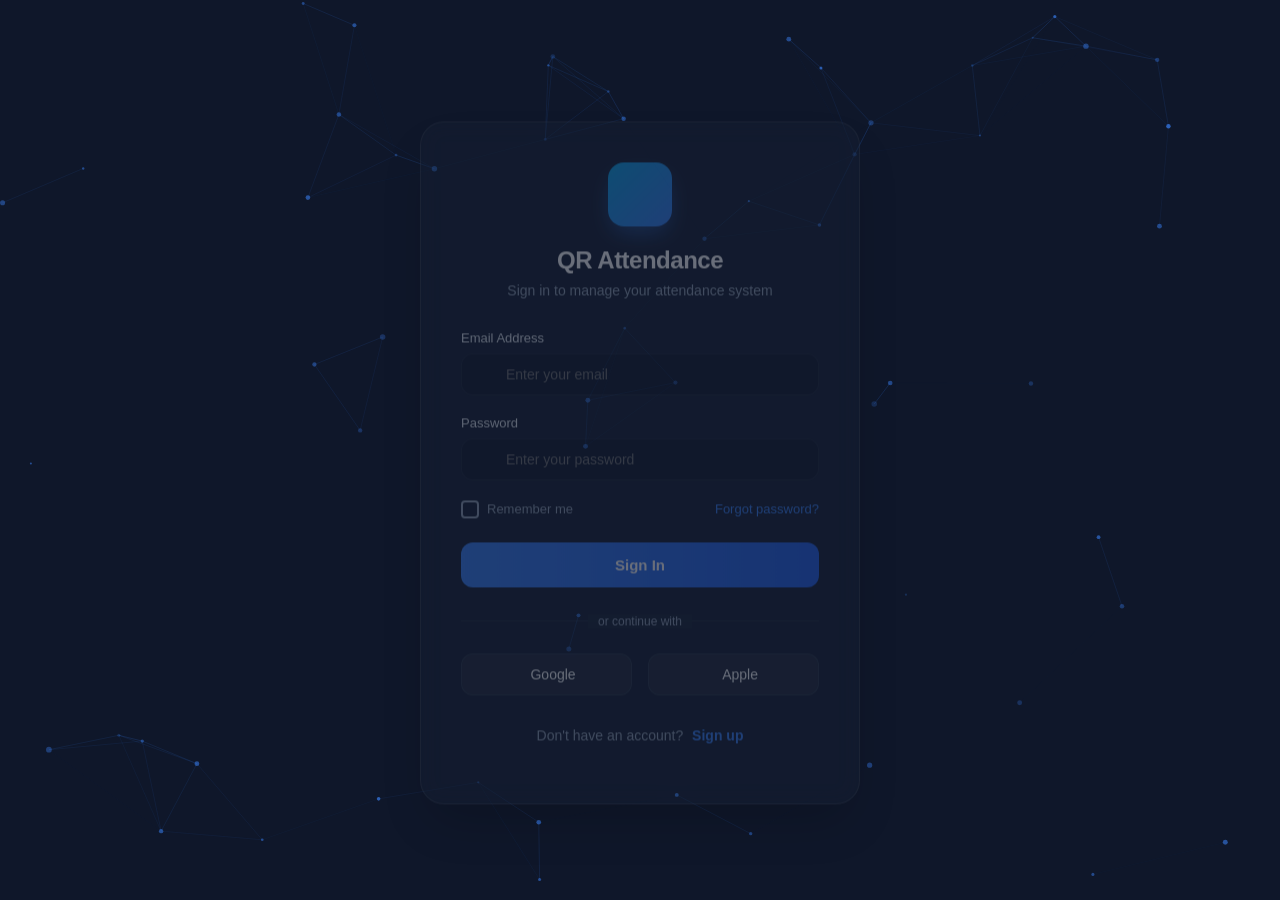
<file: backend/target/classes/static/index.html>
<!DOCTYPE html>
<html>

<head>
    <meta http-equiv="refresh" content="0; url=login.html">
    <title>Redirecting...</title>
</head>

<body>
    <p>Redirecting to <a href="login.html">login.html</a>...</p>
</body>

</html>
</file>
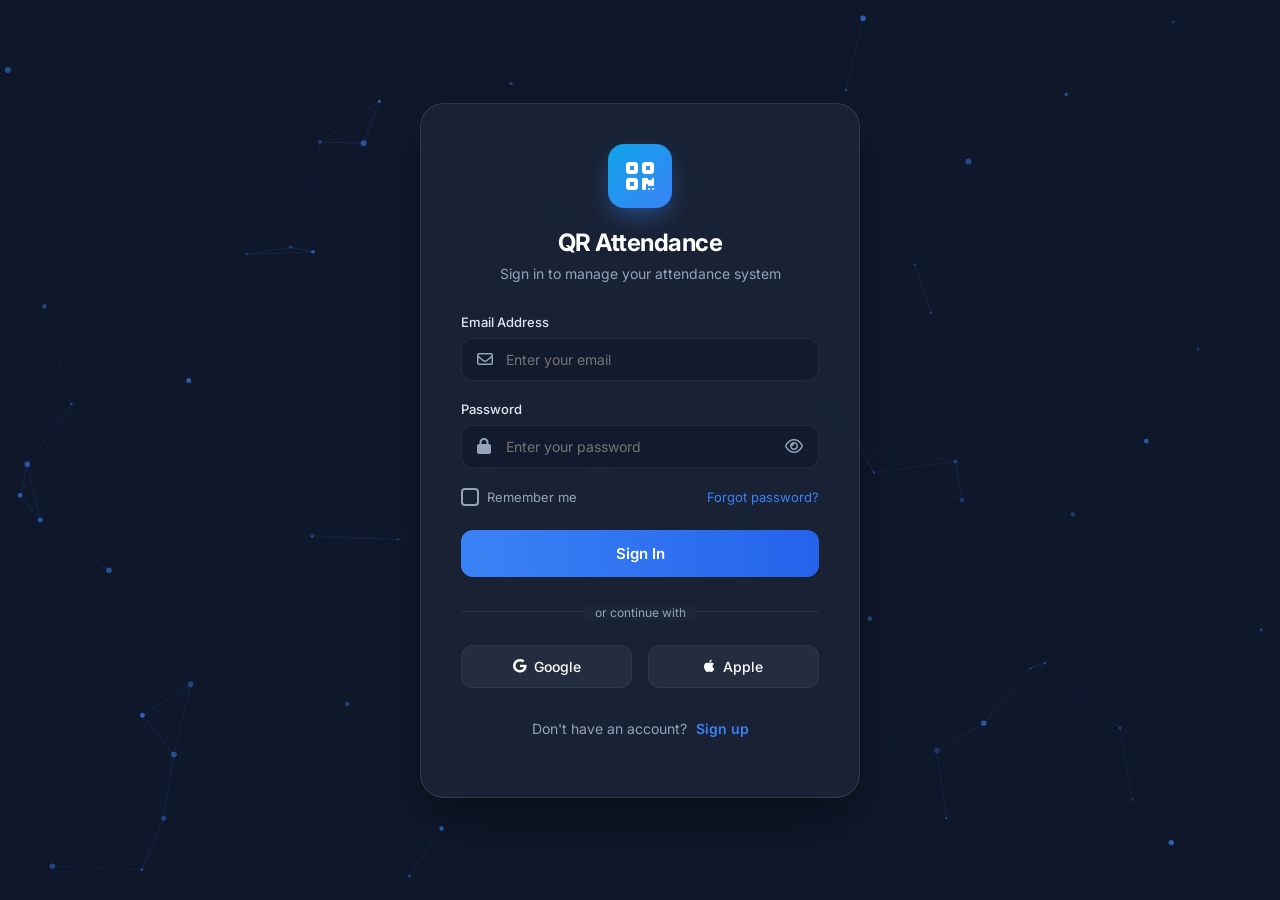
<file: frontend/login.html>
<!DOCTYPE html>
<html lang="en">

<head>
    <meta charset="UTF-8">
    <meta name="viewport" content="width=device-width, initial-scale=1.0">
    <title>QR Attendance - Login</title>
    <!-- Google Fonts -->
    <link rel="preconnect" href="https://fonts.googleapis.com">
    <link rel="preconnect" href="https://fonts.gstatic.com" crossorigin>
    <link href="https://fonts.googleapis.com/css2?family=Inter:wght@300;400;500;600;700&display=swap" rel="stylesheet">
    <!-- Font Awesome for Icons -->
    <link rel="stylesheet" href="https://cdnjs.cloudflare.com/ajax/libs/font-awesome/6.5.1/css/all.min.css">
    <link rel="stylesheet" href="login.css">
</head>

<body>
    <!-- Background Canvas -->
    <canvas id="particle-canvas"></canvas>

    <!-- Main Container -->
    <div class="container">
        <div class="login-card">
            <div class="header">
                <div class="icon-container">
                    <i class="fa-solid fa-qrcode"></i>
                </div>
                <h1>QR Attendance</h1>
                <p>Sign in to manage your attendance system</p>
            </div>

            <form id="login-form">
                <div class="input-group">
                    <label for="email">Email Address</label>
                    <div class="input-wrapper">
                        <i class="fa-regular fa-envelope input-icon"></i>
                        <input type="email" id="email" placeholder="Enter your email" required>
                    </div>
                </div>

                <div class="input-group">
                    <label for="password">Password</label>
                    <div class="input-wrapper">
                        <i class="fa-solid fa-lock input-icon"></i>
                        <input type="password" id="password" placeholder="Enter your password" required>
                        <i class="fa-regular fa-eye toggle-password" id="togglePassword"></i>
                    </div>
                </div>

                <div class="actions">
                    <label class="checkbox-container">
                        <input type="checkbox" id="remember">
                        <span class="checkmark"></span>
                        Remember me
                    </label>
                    <a href="#" class="forgot-password">Forgot password?</a>
                </div>

                <button type="submit" class="btn-primary">Sign In</button>
            </form>

            <div class="divider">
                <span>or continue with</span>
            </div>

            <div class="social-login">
                <button type="button" class="btn-social">
                    <i class="fa-brands fa-google"></i>
                    <span>Google</span>
                </button>
                <button type="button" class="btn-social">
                    <i class="fa-brands fa-apple"></i>
                    <span>Apple</span>
                </button>
            </div>

            <div class="footer">
                <p>Don't have an account? <a href="register.html">Sign up</a></p>
            </div>

        </div>
    </div>

    <script src="login.js"></script>
</body>

</html>
</file>
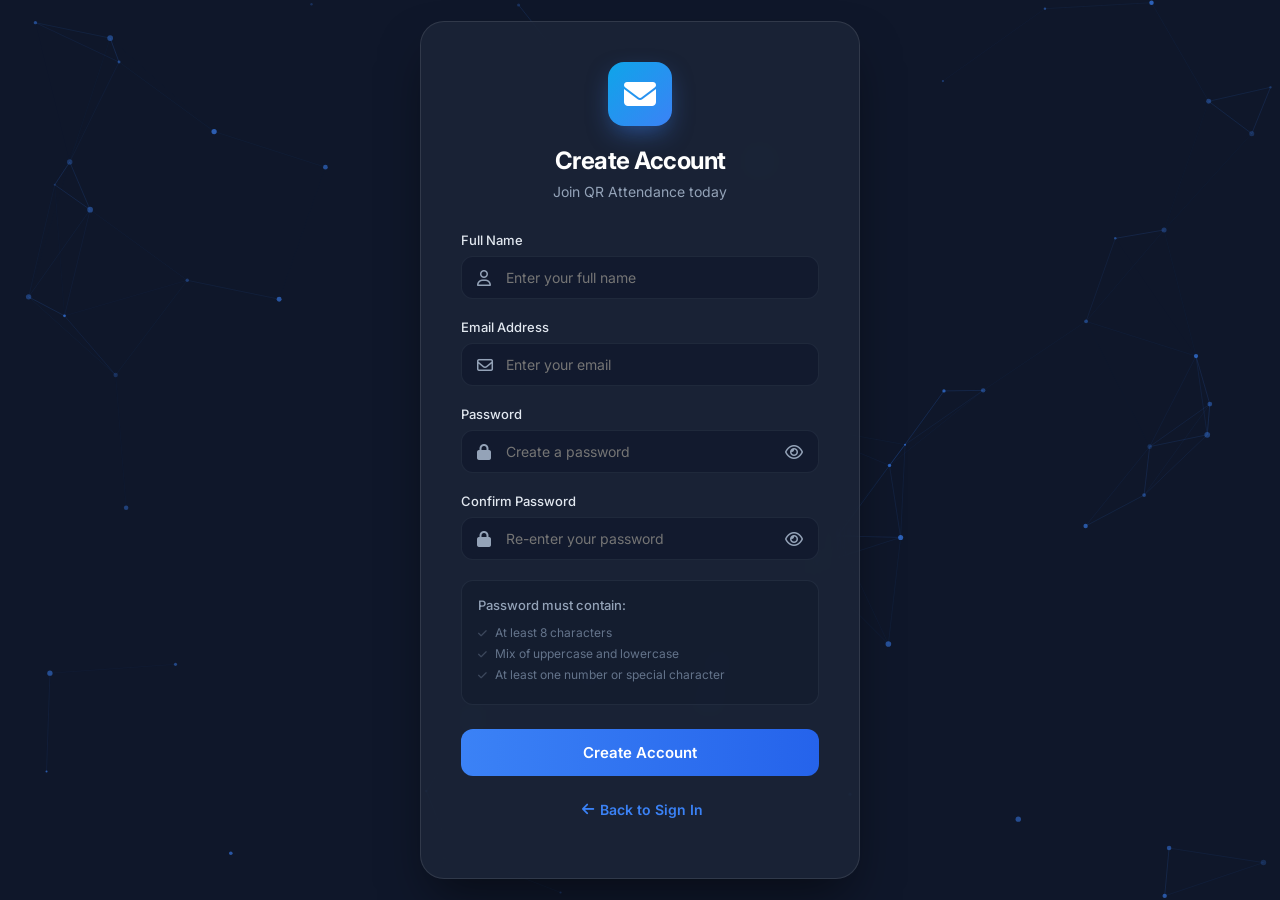
<file: frontend/register.html>
<!DOCTYPE html>
<html lang="en">

<head>
    <meta charset="UTF-8">
    <meta name="viewport" content="width=device-width, initial-scale=1.0">
    <title>QR Attendance - Create Account</title>
    <!-- Google Fonts -->
    <link rel="preconnect" href="https://fonts.googleapis.com">
    <link rel="preconnect" href="https://fonts.gstatic.com" crossorigin>
    <link href="https://fonts.googleapis.com/css2?family=Inter:wght@300;400;500;600;700&display=swap" rel="stylesheet">
    <!-- Font Awesome for Icons -->
    <link rel="stylesheet" href="https://cdnjs.cloudflare.com/ajax/libs/font-awesome/6.5.1/css/all.min.css">
    <link rel="stylesheet" href="login.css">
</head>

<body>
    <!-- Background Canvas -->
    <canvas id="particle-canvas"></canvas>

    <!-- Main Container -->
    <div class="container">
        <div class="login-card">
            <div class="header">
                <div class="icon-container">
                    <i class="fa-solid fa-envelope"></i>
                </div>
                <h1>Create Account</h1>
                <p>Join QR Attendance today</p>
            </div>

            <form id="register-form">
                <div class="input-group">
                    <label for="name">Full Name</label>
                    <div class="input-wrapper">
                        <i class="fa-regular fa-user input-icon"></i>
                        <input type="text" id="name" placeholder="Enter your full name" required>
                    </div>
                </div>

                <div class="input-group">
                    <label for="email">Email Address</label>
                    <div class="input-wrapper">
                        <i class="fa-regular fa-envelope input-icon"></i>
                        <input type="email" id="email" placeholder="Enter your email" required>
                    </div>
                </div>

                <div class="input-group">
                    <label for="password">Password</label>
                    <div class="input-wrapper">
                        <i class="fa-solid fa-lock input-icon"></i>
                        <input type="password" id="password" placeholder="Create a password" required>
                        <i class="fa-regular fa-eye toggle-password" id="togglePassword"></i>
                    </div>
                </div>

                <div class="input-group">
                    <label for="confirm-password">Confirm Password</label>
                    <div class="input-wrapper">
                        <i class="fa-solid fa-lock input-icon"></i>
                        <input type="password" id="confirm-password" placeholder="Re-enter your password" required>
                        <i class="fa-regular fa-eye toggle-password" id="toggleConfirmPassword"></i>
                    </div>
                </div>

                <div class="password-requirements">
                    <p>Password must contain:</p>
                    <ul class="requirements-list">
                        <li id="req-length" class="requirement-item">
                            <i class="fa-solid fa-check"></i> At least 8 characters
                        </li>
                        <li id="req-case" class="requirement-item">
                            <i class="fa-solid fa-check"></i> Mix of uppercase and lowercase
                        </li>
                        <li id="req-special" class="requirement-item">
                            <i class="fa-solid fa-check"></i> At least one number or special character
                        </li>
                    </ul>
                </div>

                <button type="submit" class="btn-primary">Create Account</button>
            </form>

            <div class="footer">
                <a href="login.html" class="back-link">
                    <i class="fa-solid fa-arrow-left"></i> Back to Sign In
                </a>
            </div>

        </div>
    </div>

    <script src="register.js"></script>
</body>

</html>
</file>
<file: frontend/login.css>
:root {
    --bg-color: #0f172a;
    --card-bg: rgba(30, 41, 59, 0.7);
    --primary-color: #3b82f6;
    --primary-hover: #2563eb;
    --text-primary: #ffffff;
    --text-secondary: #94a3b8;
    --border-color: rgba(148, 163, 184, 0.1);
    --input-bg: rgba(15, 23, 42, 0.6);
    --error-color: #ef4444;
}

* {
    margin: 0;
    padding: 0;
    box-sizing: border-box;
    font-family: 'Inter', sans-serif;
}

body {
    background-color: var(--bg-color);
    color: var(--text-primary);
    width: 100%;
    min-height: 100vh;
    display: flex;
    justify-content: center;
    align-items: center;
    overflow-x: hidden;
    position: relative;
}

/* Background Canvas */
#particle-canvas {
    position: fixed;
    top: 0;
    left: 0;
    width: 100%;
    height: 100%;
    z-index: 1;
}

/* Container & Glass Card */
.container {
    padding: 20px;
    z-index: 2;
    width: 100%;
    max-width: 480px;
}

.login-card {
    background: var(--card-bg);
    backdrop-filter: blur(12px);
    -webkit-backdrop-filter: blur(12px);
    border: 1px solid rgba(255, 255, 255, 0.1);
    border-radius: 24px;
    padding: 40px;
    box-shadow: 0 25px 50px -12px rgba(0, 0, 0, 0.5);
    animation: fadeIn 0.8s ease-out;
}

@keyframes fadeIn {
    from {
        opacity: 0;
        transform: translateY(20px);
    }

    to {
        opacity: 1;
        transform: translateY(0);
    }
}

/* Header */
.header {
    text-align: center;
    margin-bottom: 32px;
}

.icon-container {
    width: 64px;
    height: 64px;
    background: linear-gradient(135deg, #0ea5e9, #3b82f6);
    border-radius: 16px;
    display: flex;
    align-items: center;
    justify-content: center;
    margin: 0 auto 20px;
    font-size: 32px;
    color: white;
    box-shadow: 0 10px 25px -5px rgba(59, 130, 246, 0.5);
}

.header h1 {
    font-size: 24px;
    font-weight: 700;
    margin-bottom: 8px;
    letter-spacing: -0.5px;
}

.header p {
    color: var(--text-secondary);
    font-size: 14px;
}

/* Form Styles */
.input-group {
    margin-bottom: 20px;
}

.input-group label {
    display: block;
    font-size: 13px;
    font-weight: 500;
    margin-bottom: 8px;
    color: #e2e8f0;
}

.input-wrapper {
    position: relative;
}

.input-icon {
    position: absolute;
    left: 16px;
    top: 50%;
    transform: translateY(-50%);
    color: var(--text-secondary);
    font-size: 16px;
    transition: color 0.3s;
}

.input-wrapper input {
    width: 100%;
    padding: 12px 16px 12px 44px;
    background: var(--input-bg);
    border: 1px solid var(--border-color);
    border-radius: 12px;
    color: white;
    font-size: 14px;
    outline: none;
    transition: all 0.3s ease;
}

.input-wrapper input:focus {
    border-color: var(--primary-color);
    box-shadow: 0 0 0 4px rgba(59, 130, 246, 0.1);
}

.input-wrapper input:focus+.input-icon,
.input-wrapper input:focus~.toggle-password {
    color: var(--primary-color);
}

.toggle-password {
    position: absolute;
    right: 16px;
    top: 50%;
    transform: translateY(-50%);
    color: var(--text-secondary);
    cursor: pointer;
    transition: color 0.3s;
}

/* Actions */
.actions {
    display: flex;
    justify-content: space-between;
    align-items: center;
    margin-bottom: 24px;
    font-size: 13px;
}

.checkbox-container {
    display: flex;
    align-items: center;
    cursor: pointer;
    color: var(--text-secondary);
    user-select: none;
}

.checkbox-container input {
    display: none;
}

.checkmark {
    width: 18px;
    height: 18px;
    border: 2px solid var(--text-secondary);
    /* Updated border color for better visibility */
    border-radius: 4px;
    /* slightly smaller radius for checkmark */
    margin-right: 8px;
    position: relative;
    transition: all 0.2s;
}

.checkbox-container input:checked~.checkmark {
    background: var(--primary-color);
    border-color: var(--primary-color);
}

.checkbox-container .checkmark:after {
    content: "";
    position: absolute;
    display: none;
    left: 5px;
    top: 2px;
    width: 4px;
    height: 9px;
    border: solid white;
    border-width: 0 2px 2px 0;
    transform: rotate(45deg);
}

.checkbox-container input:checked~.checkmark:after {
    display: block;
}

.forgot-password {
    color: var(--primary-color);
    text-decoration: none;
    transition: color 0.2s;
}

.forgot-password:hover {
    color: #60a5fa;
}

/* Buttons */
.btn-primary {
    width: 100%;
    padding: 14px;
    background: linear-gradient(to right, var(--primary-color), #2563eb);
    color: white;
    border: none;
    border-radius: 12px;
    font-size: 15px;
    font-weight: 600;
    cursor: pointer;
    transition: transform 0.2s, box-shadow 0.2s;
    margin-bottom: 24px;
}

.btn-primary:hover {
    transform: translateY(-2px);
    box-shadow: 0 4px 12px rgba(37, 99, 235, 0.3);
}

.btn-primary:active {
    transform: translateY(0);
}

/* Divider */
.divider {
    text-align: center;
    margin-bottom: 24px;
    position: relative;
}

.divider::before {
    content: "";
    position: absolute;
    left: 0;
    top: 50%;
    width: 100%;
    height: 1px;
    background: var(--border-color);
    z-index: 1;
}

.divider span {
    background: var(--card-bg);
    /* Use card background to mask line properly */
    padding: 0 10px;
    color: var(--text-secondary);
    font-size: 12px;
    position: relative;
    z-index: 2;
}

/* Social Login */
.social-login {
    display: grid;
    grid-template-columns: 1fr 1fr;
    gap: 16px;
    margin-bottom: 32px;
}

.btn-social {
    padding: 12px;
    background: rgba(255, 255, 255, 0.05);
    border: 1px solid var(--border-color);
    border-radius: 12px;
    color: white;
    font-size: 14px;
    font-weight: 500;
    display: flex;
    justify-content: center;
    align-items: center;
    gap: 8px;
    cursor: pointer;
    transition: all 0.2s;
}

.btn-social:hover {
    background: rgba(255, 255, 255, 0.1);
    transform: translateY(-1px);
}

.footer {
    text-align: center;
    font-size: 14px;
    color: var(--text-secondary);
    margin-bottom: 20px;
}

.footer a {
    color: var(--primary-color);
    text-decoration: none;
    font-weight: 600;
    margin-left: 5px;
}


/* Responsive */
@media (max-width: 480px) {
    .container {
        padding: 15px;
    }

    .login-card {
        padding: 30px 20px;
    }

    .social-login {
        grid-template-columns: 1fr;
    }
}

/* Registration Specific */
.password-requirements {
    margin-bottom: 24px;
    padding: 16px;
    background: rgba(15, 23, 42, 0.4);
    border-radius: 12px;
    border: 1px solid var(--border-color);
}

.password-requirements p {
    font-size: 13px;
    color: var(--text-secondary);
    margin-bottom: 12px;
    font-weight: 500;
}

.requirements-list {
    list-style: none;
}

.requirement-item {
    font-size: 12px;
    color: #64748b;
    margin-bottom: 6px;
    display: flex;
    align-items: center;
    gap: 8px;
    transition: color 0.3s;
}

.requirement-item i {
    font-size: 10px;
    opacity: 0.5;
    transition: all 0.3s;
}

.requirement-item.valid {
    color: #22c55e;
}

.requirement-item.valid i {
    opacity: 1;
}

.back-link {
    display: inline-flex;
    align-items: center;
    gap: 6px;
    font-size: 14px;
    color: var(--text-secondary);
    text-decoration: none;
    transition: color 0.2s;
}

.back-link:hover {
    color: var(--primary-color);
}
</file>
